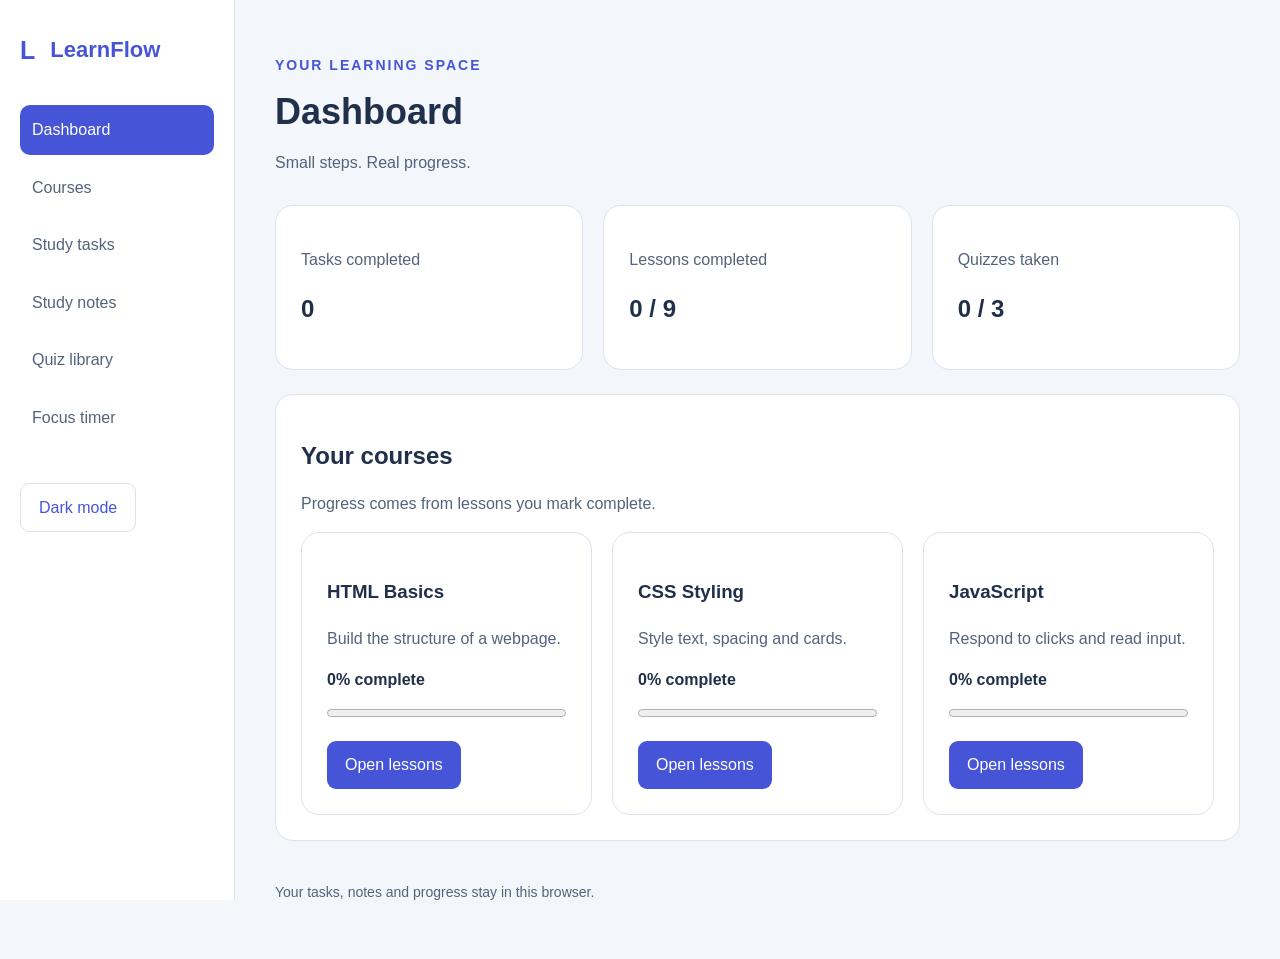
<file: index.html>
<!DOCTYPE html>
<html lang="en">
<head>
    <meta charset="UTF-8">
    <meta name="viewport" content="width=device-width, initial-scale=1">
    <title>Dashboard | LearnFlow</title>
    <link rel="stylesheet" href="style.css">
</head>
<body>

    <aside>
        <a class="brand" href="index.html">
            L <span>LearnFlow</span>
        </a>

        <nav aria-label="Main navigation">
            <a href="index.html" aria-current="page">Dashboard</a>
            <a href="courses.html">Courses</a>
            <a href="tasks.html">Study tasks</a>
            <a href="notes.html">Study notes</a>
            <a href="quiz.html">Quiz library</a>
            <a href="timer.html">Focus timer</a>
        </nav>

        <button id="theme" class="secondary">Dark mode</button>
    </aside>

    <main>
        <header>
            <p class="eyebrow">YOUR LEARNING SPACE</p>
            <h1>Dashboard</h1>
            <p>Small steps. Real progress.</p>
        </header>

        <div id="stats" class="grid"></div>

        <section>
            <h2>Your courses</h2>
            <p>Progress comes from lessons you mark complete.</p>
            <div id="courses" class="grid"></div>
        </section>

        <footer>
            Your tasks, notes and progress stay in this browser.
        </footer>

        <p id="storageMessage" role="status"></p>
    </main>

    <script src="script.js"></script>
</body>
</html>
</file>
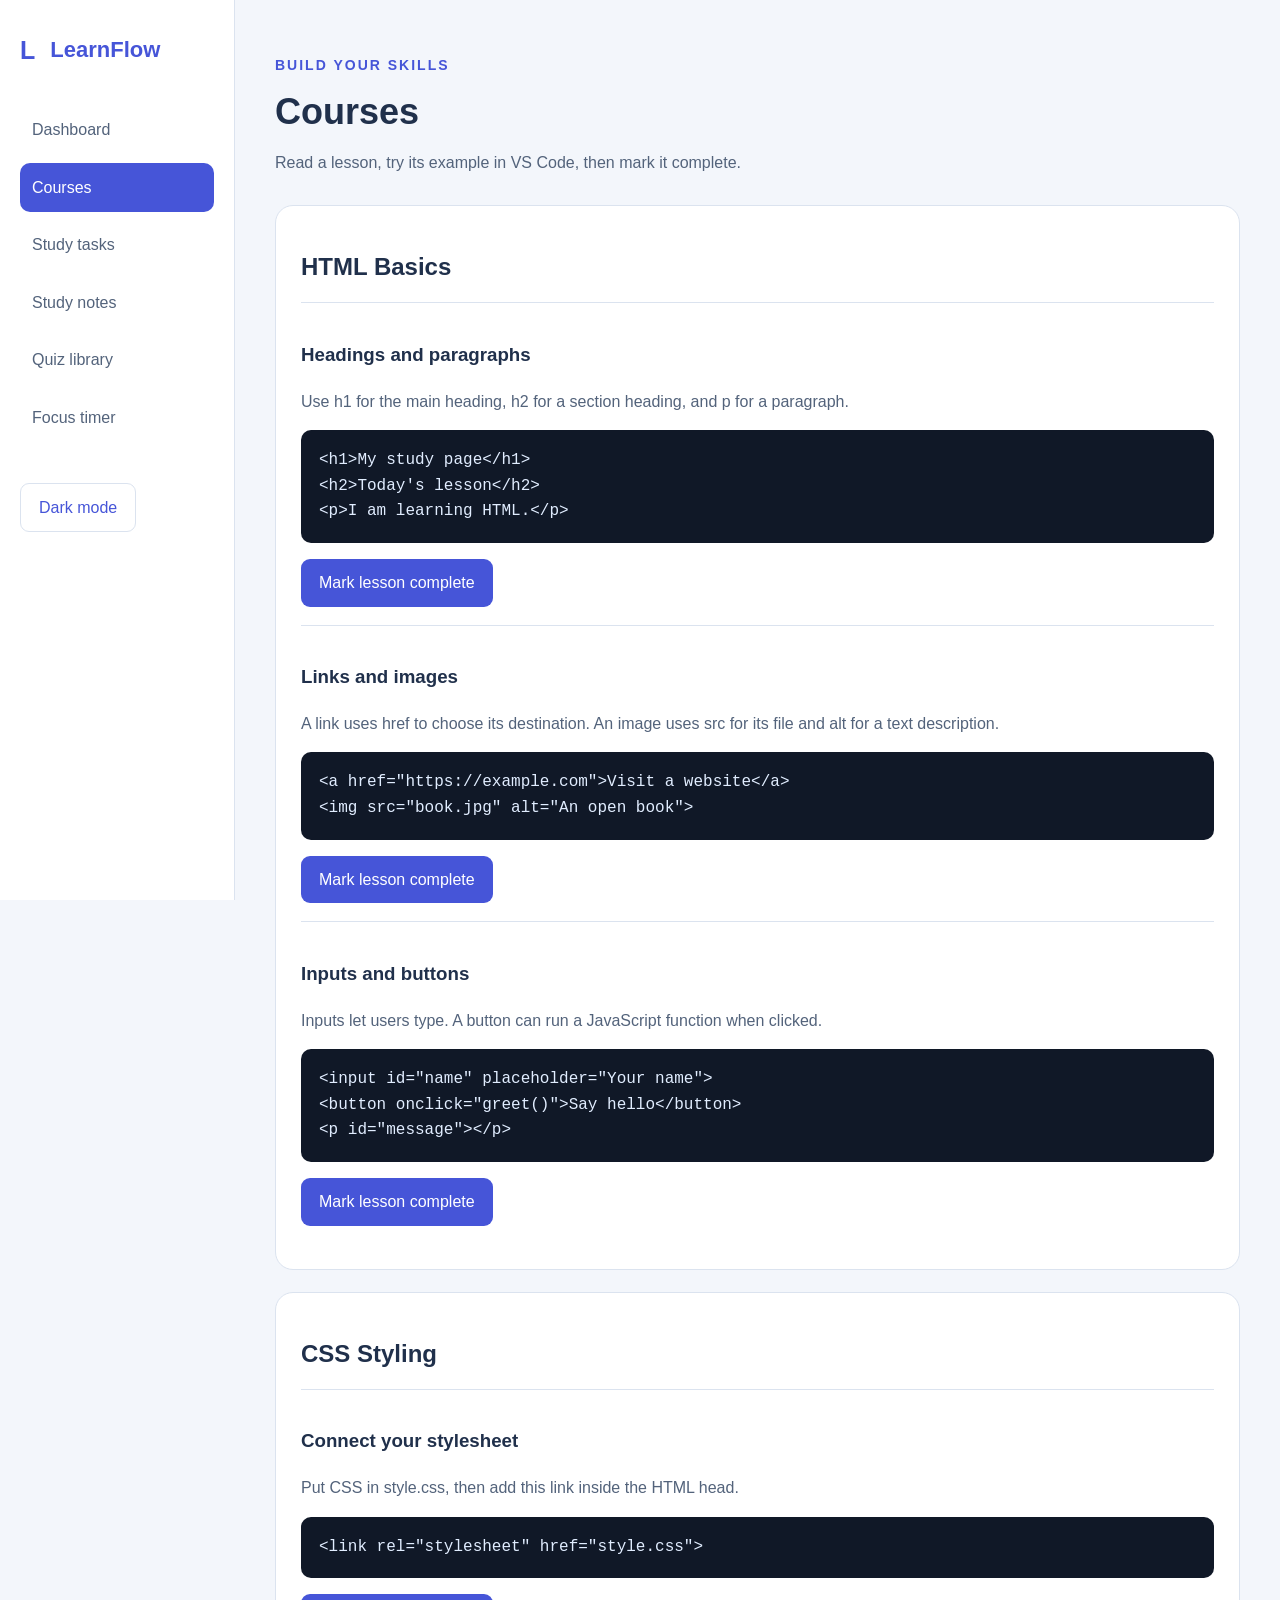
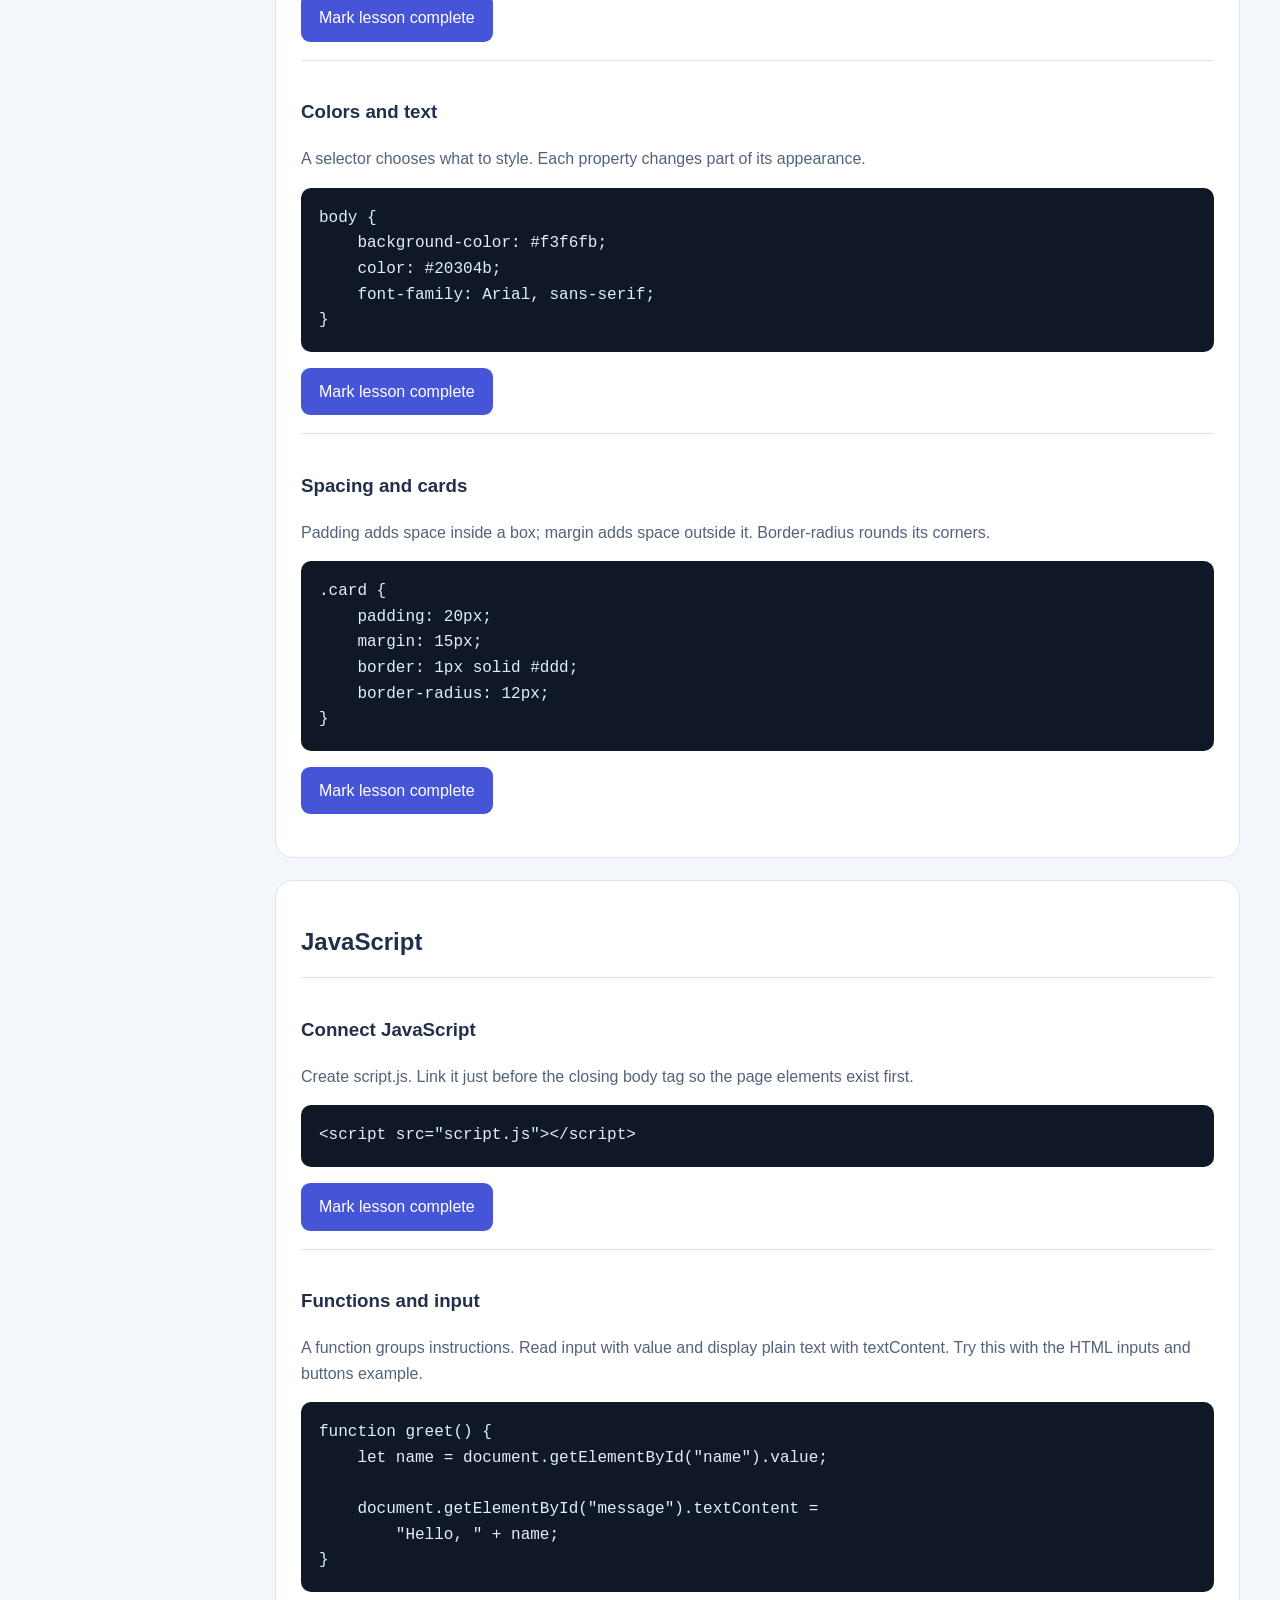
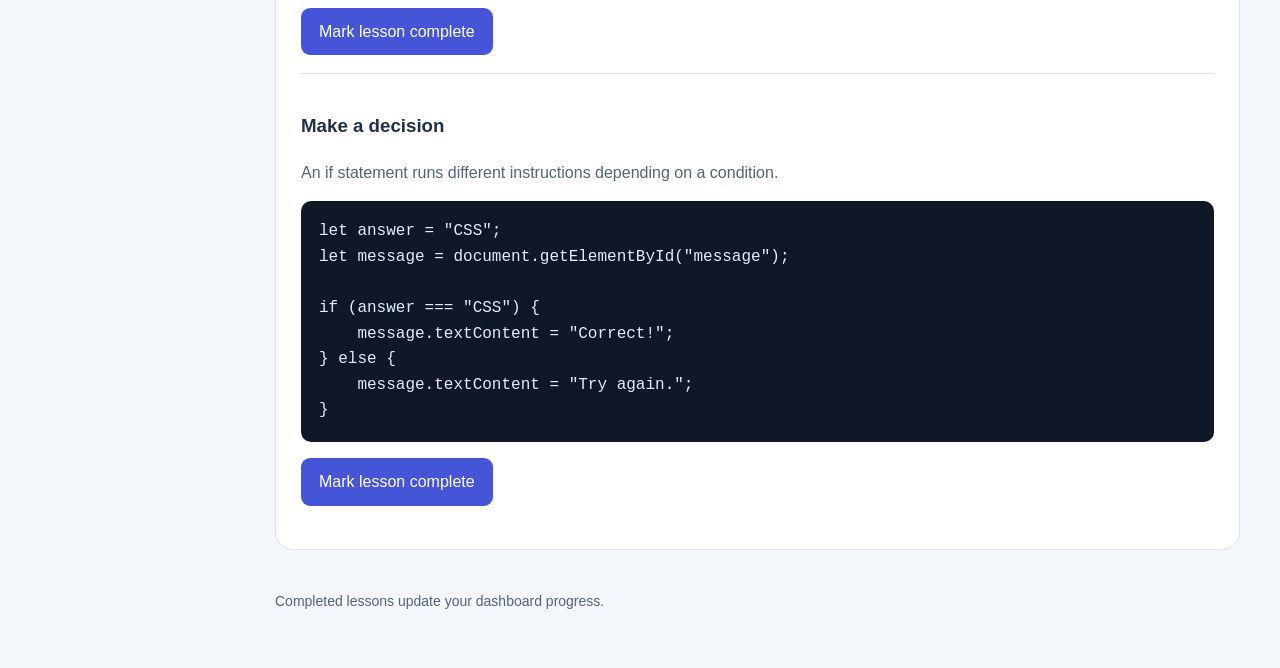
<file: courses.html>
<!DOCTYPE html>
<html lang="en">
<head>
    <meta charset="UTF-8">
    <meta name="viewport" content="width=device-width, initial-scale=1">
    <title>Courses | LearnFlow</title>
    <link rel="stylesheet" href="style.css">
</head>
<body>

    <aside>
        <a class="brand" href="index.html">
            L <span>LearnFlow</span>
        </a>

        <nav aria-label="Main navigation">
            <a href="index.html">Dashboard</a>
            <a href="courses.html" aria-current="page">Courses</a>
            <a href="tasks.html">Study tasks</a>
            <a href="notes.html">Study notes</a>
            <a href="quiz.html">Quiz library</a>
            <a href="timer.html">Focus timer</a>
        </nav>

        <button id="theme" class="secondary">Dark mode</button>
    </aside>

    <main>
        <header>
            <p class="eyebrow">BUILD YOUR SKILLS</p>
            <h1>Courses</h1>
            <p>
                Read a lesson, try its example in VS Code,
                then mark it complete.
            </p>
        </header>

        <div id="lessons"></div>

        <footer>
            Completed lessons update your dashboard progress.
        </footer>

        <p id="storageMessage" role="status"></p>
    </main>

    <script src="script.js"></script>
</body>
</html>
</file>
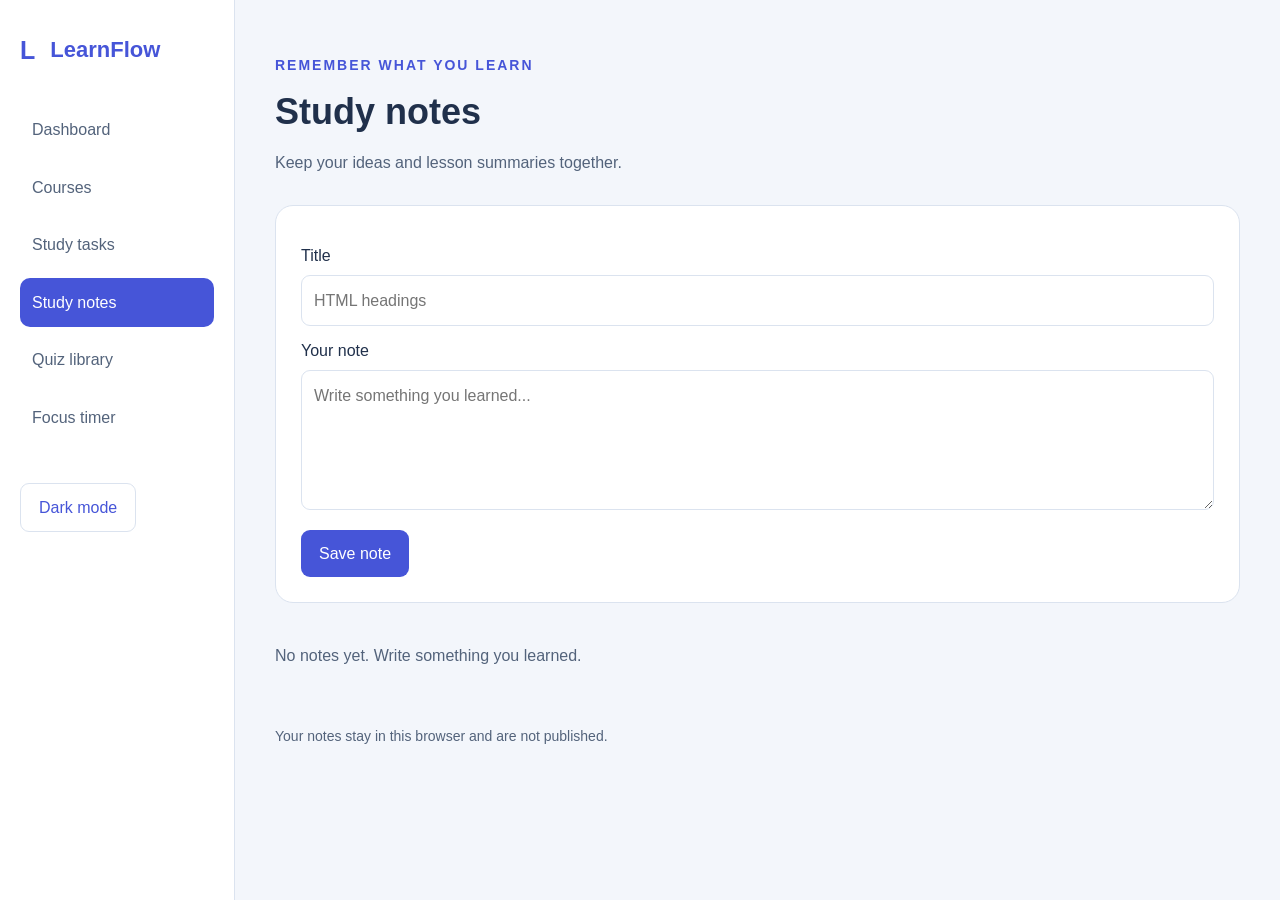
<file: notes.html>
<!DOCTYPE html>
<html lang="en">
<head>
    <meta charset="UTF-8">
    <meta name="viewport" content="width=device-width, initial-scale=1">
    <title>Study notes | LearnFlow</title>
    <link rel="stylesheet" href="style.css">
</head>
<body>

    <aside>
        <a class="brand" href="index.html">
            L <span>LearnFlow</span>
        </a>

        <nav aria-label="Main navigation">
            <a href="index.html">Dashboard</a>
            <a href="courses.html">Courses</a>
            <a href="tasks.html">Study tasks</a>
            <a href="notes.html" aria-current="page">Study notes</a>
            <a href="quiz.html">Quiz library</a>
            <a href="timer.html">Focus timer</a>
        </nav>

        <button id="theme" class="secondary">Dark mode</button>
    </aside>

    <main>
        <header>
            <p class="eyebrow">REMEMBER WHAT YOU LEARN</p>
            <h1>Study notes</h1>
            <p>Keep your ideas and lesson summaries together.</p>
        </header>

        <section>
            <form id="noteForm">
                <label for="noteTitle">Title</label>

                <input
                    id="noteTitle"
                    type="text"
                    required
                    maxlength="100"
                    placeholder="HTML headings"
                >

                <label for="noteText">Your note</label>

                <textarea
                    id="noteText"
                    required
                    maxlength="5000"
                    placeholder="Write something you learned..."
                ></textarea>

                <button id="saveNote" type="submit">Save note</button>
            </form>
        </section>

        <div id="notes" class="grid"></div>

        <footer>
            Your notes stay in this browser and are not published.
        </footer>

        <p id="storageMessage" role="status"></p>
    </main>

    <script src="script.js"></script>
</body>
</html>
</file>
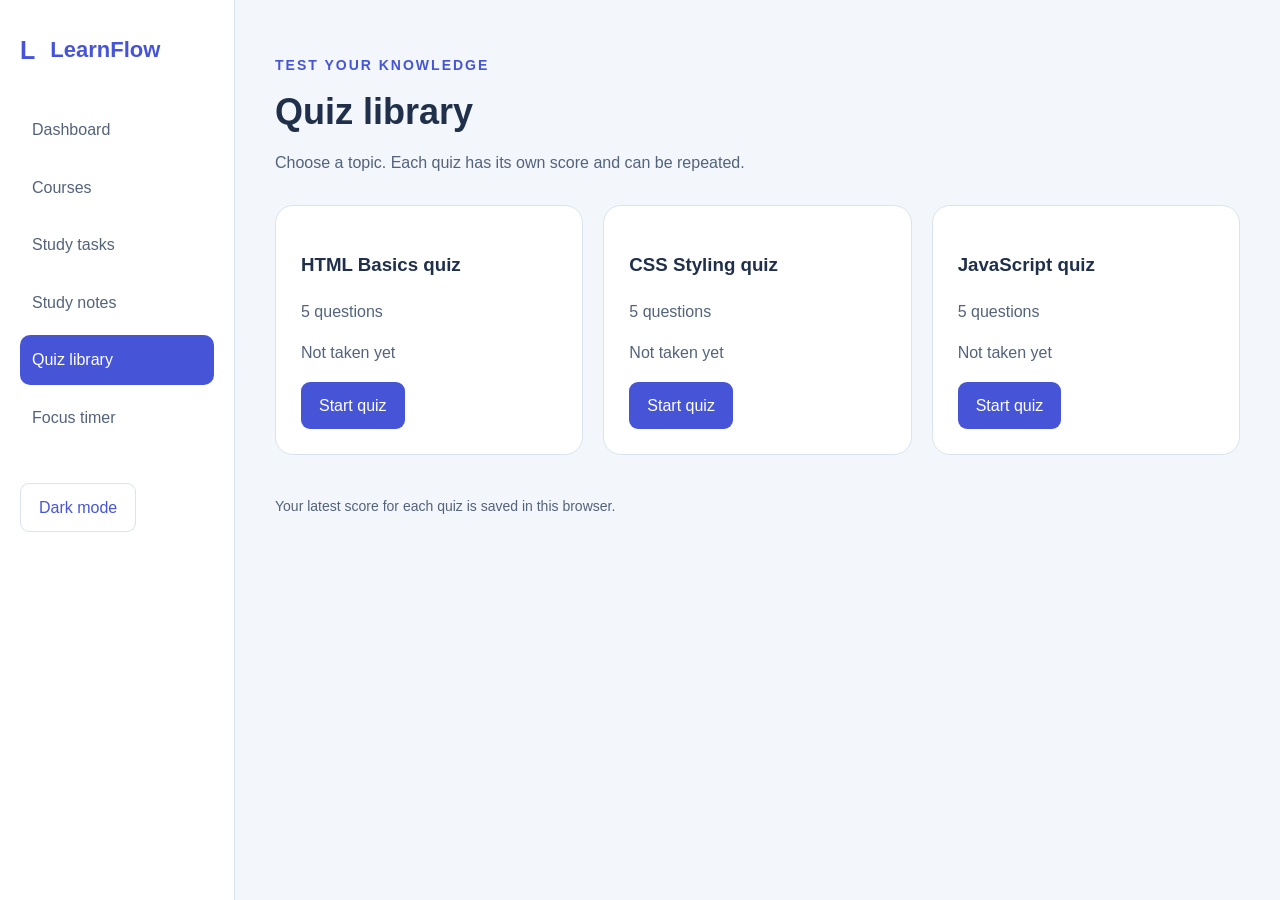
<file: quiz.html>
<!DOCTYPE html>
<html lang="en">
<head>
    <meta charset="UTF-8">
    <meta name="viewport" content="width=device-width, initial-scale=1">
    <title>Quiz library | LearnFlow</title>
    <link rel="stylesheet" href="style.css">
</head>
<body>

    <aside>
        <a class="brand" href="index.html">
            L <span>LearnFlow</span>
        </a>

        <nav aria-label="Main navigation">
            <a href="index.html">Dashboard</a>
            <a href="courses.html">Courses</a>
            <a href="tasks.html">Study tasks</a>
            <a href="notes.html">Study notes</a>
            <a href="quiz.html" aria-current="page">Quiz library</a>
            <a href="timer.html">Focus timer</a>
        </nav>

        <button id="theme" class="secondary">Dark mode</button>
    </aside>

    <main>
        <header>
            <p class="eyebrow">TEST YOUR KNOWLEDGE</p>
            <h1>Quiz library</h1>
            <p>
                Choose a topic. Each quiz has its own score
                and can be repeated.
            </p>
        </header>

        <div id="quizLibrary" class="grid"></div>

        <section id="quizArea" hidden></section>

        <footer>
            Your latest score for each quiz is saved in this browser.
        </footer>

        <p id="storageMessage" role="status"></p>
    </main>

    <script src="script.js"></script>
</body>
</html>
</file>
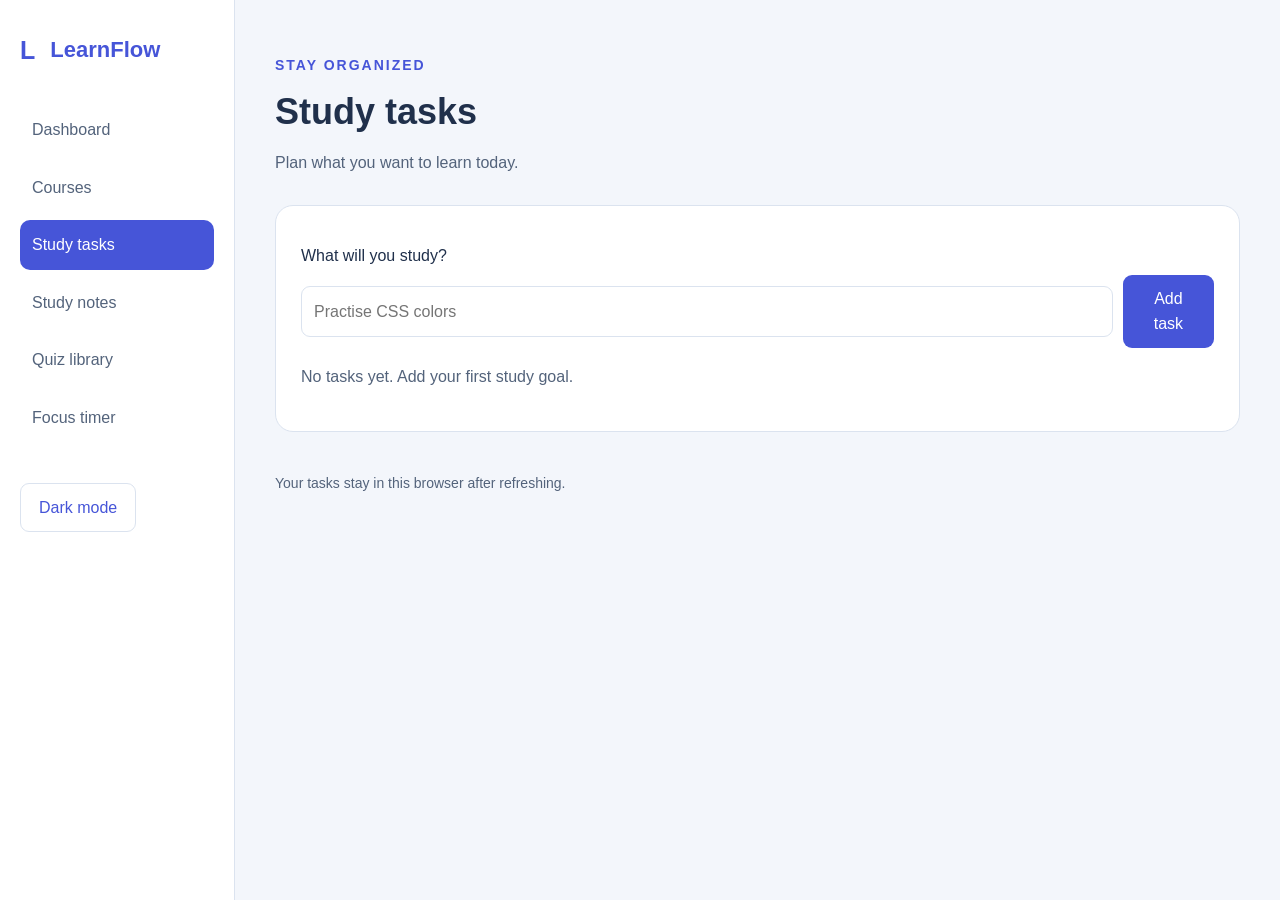
<file: tasks.html>
<!DOCTYPE html>
<html lang="en">
<head>
    <meta charset="UTF-8">
    <meta name="viewport" content="width=device-width, initial-scale=1">
    <title>Study tasks | LearnFlow</title>
    <link rel="stylesheet" href="style.css">
</head>
<body>

    <aside>
        <a class="brand" href="index.html">
            L <span>LearnFlow</span>
        </a>

        <nav aria-label="Main navigation">
            <a href="index.html">Dashboard</a>
            <a href="courses.html">Courses</a>
            <a href="tasks.html" aria-current="page">Study tasks</a>
            <a href="notes.html">Study notes</a>
            <a href="quiz.html">Quiz library</a>
            <a href="timer.html">Focus timer</a>
        </nav>

        <button id="theme" class="secondary">Dark mode</button>
    </aside>

    <main>
        <header>
            <p class="eyebrow">STAY ORGANIZED</p>
            <h1>Study tasks</h1>
            <p>Plan what you want to learn today.</p>
        </header>

        <section>
            <form id="taskForm">
                <label for="taskInput">What will you study?</label>

                <div class="row">
                    <input
                        id="taskInput"
                        type="text"
                        required
                        maxlength="200"
                        placeholder="Practise CSS colors"
                    >

                    <button type="submit">Add task</button>
                </div>
            </form>

            <div id="tasks"></div>
        </section>

        <footer>
            Your tasks stay in this browser after refreshing.
        </footer>

        <p id="storageMessage" role="status"></p>
    </main>

    <script src="script.js"></script>
</body>
</html>
</file>
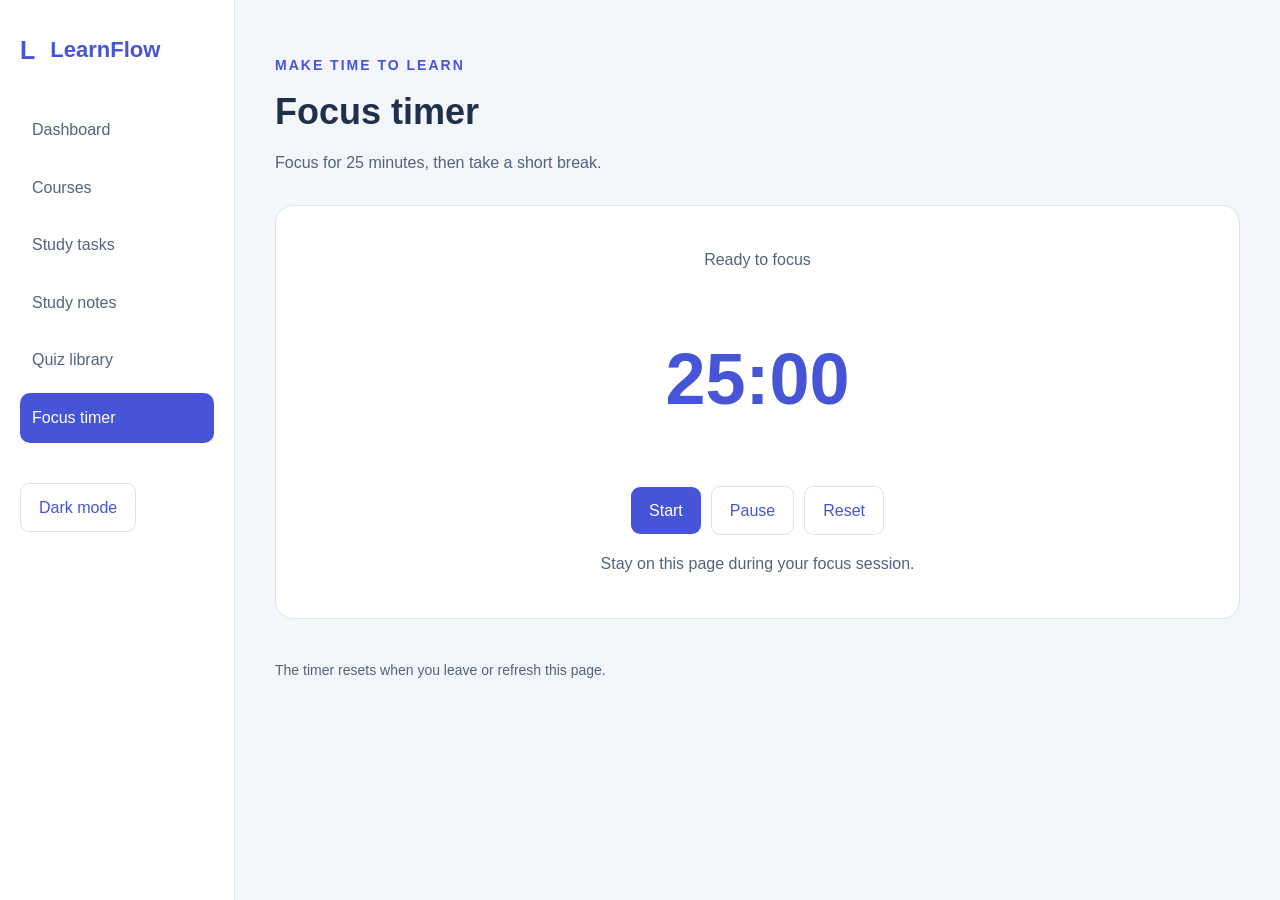
<file: timer.html>
<!DOCTYPE html>
<html lang="en">
<head>
    <meta charset="UTF-8">
    <meta name="viewport" content="width=device-width, initial-scale=1">
    <title>Focus timer | LearnFlow</title>
    <link rel="stylesheet" href="style.css">
</head>
<body>

    <aside>
        <a class="brand" href="index.html">
            L <span>LearnFlow</span>
        </a>

        <nav aria-label="Main navigation">
            <a href="index.html">Dashboard</a>
            <a href="courses.html">Courses</a>
            <a href="tasks.html">Study tasks</a>
            <a href="notes.html">Study notes</a>
            <a href="quiz.html">Quiz library</a>
            <a href="timer.html" aria-current="page">Focus timer</a>
        </nav>

        <button id="theme" class="secondary">Dark mode</button>
    </aside>

    <main>
        <header>
            <p class="eyebrow">MAKE TIME TO LEARN</p>
            <h1>Focus timer</h1>
            <p>Focus for 25 minutes, then take a short break.</p>
        </header>

        <section class="timer">
            <p id="timerStatus" role="status">Ready to focus</p>

            <h2 id="time">25:00</h2>

            <div class="row">
                <button id="start">Start</button>
                <button id="pause" class="secondary">Pause</button>
                <button id="reset" class="secondary">Reset</button>
            </div>

            <p>Stay on this page during your focus session.</p>
        </section>

        <footer>
            The timer resets when you leave or refresh this page.
        </footer>

        <p id="storageMessage" role="status"></p>
    </main>

    <script src="script.js"></script>
</body>
</html>
</file>
<file: style.css>
/* GENERAL */

* {
    box-sizing: border-box;
}

body {
    margin: 0;
    font-family: Arial, sans-serif;
    font-size: 16px;
    line-height: 1.6;

    background: #f3f6fb;
    color: #20304b;

    --surface: #ffffff;
    --muted: #53637b;
    --line: #dbe3ef;
    --accent: #4655d8;
}

body.dark {
    background: #101827;
    color: #edf2ff;

    --surface: #1c283b;
    --muted: #b5c3dc;
    --line: #3c4c67;
    --accent: #a4b0ff;
}

h1 {
    font-size: 36px;
    line-height: 1.2;
    margin: 8px 0;
}

h2 {
    line-height: 1.3;
}

p {
    color: var(--muted);
}

/* SIDEBAR */

aside {
    position: fixed;
    top: 0;
    bottom: 0;
    left: 0;

    width: 235px;
    padding: 30px 20px;

    background: var(--surface);
    border-right: 1px solid var(--line);
    overflow-y: auto;
}

.brand {
    display: flex;
    align-items: center;
    gap: 15px;

    margin-bottom: 35px;

    font-size: 25px;
    font-weight: bold;

    color: var(--accent);
    text-decoration: none;
}

.brand span {
    font-size: 22px;
}

nav {
    display: grid;
    gap: 8px;
    margin-bottom: 40px;
}

nav a {
    padding: 12px;
    border-radius: 10px;

    color: var(--muted);
    text-decoration: none;
}

nav a:hover,
nav a[aria-current="page"] {
    background: #4655d8;
    color: white;
}

/* MAIN CONTENT */

main {
    margin-left: 235px;
    padding: 40px;
    max-width: 1400px;
}

header {
    margin-bottom: 30px;
}

.eyebrow {
    font-size: 14px;
    letter-spacing: 2px;
    font-weight: bold;
    color: var(--accent);
}

section,
.card {
    padding: 25px;
    margin-bottom: 22px;

    background: var(--surface);
    border: 1px solid var(--line);
    border-radius: 18px;
}

.grid {
    display: grid;
    grid-template-columns: repeat(3, minmax(0, 1fr));
    gap: 20px;
}

.grid .card {
    margin-bottom: 0;
}

.grid + section,
section + .grid {
    margin-top: 24px;
}

.row {
    display: flex;
    align-items: center;
    gap: 10px;
}

/* FORMS */

label {
    display: block;
    margin: 12px 0 6px;
}

input,
textarea {
    width: 100%;
    padding: 12px;

    font: inherit;
    color: inherit;

    background: var(--surface);
    border: 1px solid var(--line);
    border-radius: 9px;
}

textarea {
    min-height: 140px;
    resize: vertical;
}

#noteForm button {
    margin-top: 12px;
}

/* BUTTONS */

button,
.button {
    display: inline-block;
    padding: 11px 18px;

    font: inherit;
    text-decoration: none;

    background: #4655d8;
    color: white;

    border: 0;
    border-radius: 9px;
    cursor: pointer;
}

button:disabled {
    opacity: 0.65;
    cursor: default;
}

.secondary {
    background: var(--surface);
    color: var(--accent);
    border: 1px solid var(--line);
}

button:hover,
.button:hover {
    filter: brightness(0.94);
}

:focus-visible {
    outline: 3px solid #efac36;
    outline-offset: 3px;
}

/* PROGRESS */

progress {
    display: block;
    width: 100%;
    height: 16px;
    margin: 12px 0 20px;

    accent-color: var(--accent);
}

/* TASKS */

.task {
    display: flex;
    align-items: center;
    gap: 12px;

    padding: 16px 0;
    border-bottom: 1px solid var(--line);
}

.task label {
    flex: 1;
    margin: 0;
    overflow-wrap: anywhere;
}

.task input {
    width: 20px;
}

.task.done label {
    text-decoration: line-through;
}

/* NOTES */

.actions {
    display: flex;
    gap: 10px;
    margin-top: 15px;
}

.note-body {
    white-space: pre-wrap;
    overflow-wrap: anywhere;
}

.card h3 {
    overflow-wrap: anywhere;
}

/* LESSONS */

.lesson {
    padding: 18px 0;
    border-top: 1px solid var(--line);
}

pre {
    overflow-x: auto;
    padding: 18px;

    background: #101827;
    color: #e1edff;

    border-radius: 10px;
}

/* QUIZ */

.answers {
    display: grid;
    gap: 12px;
}

.answers button {
    text-align: left;
}

.correct {
    background: #166534;
}

.wrong {
    background: #9f2424;
}

/* TIMER */

.timer {
    text-align: center;
}

.timer h2 {
    font-size: 72px;
    color: var(--accent);
}

.timer .row {
    justify-content: center;
}

/* FOOTER */

footer {
    margin-top: 40px;
    color: var(--muted);
    font-size: 14px;
}

[hidden] {
    display: none !important;
}

/* SMALL SCREENS */

@media (max-width: 850px) {
    aside {
        position: static;
        width: auto;
    }

    nav {
        display: flex;
        flex-wrap: wrap;
        margin-bottom: 15px;
    }

    .brand {
        margin-bottom: 15px;
    }

    main {
        margin: 0;
        padding: 22px;
    }

    .grid {
        grid-template-columns: 1fr;
    }

    .row {
        flex-wrap: wrap;
    }

    .row input {
        flex-basis: 100%;
    }

    h1 {
        font-size: 30px;
    }
}
</file>
